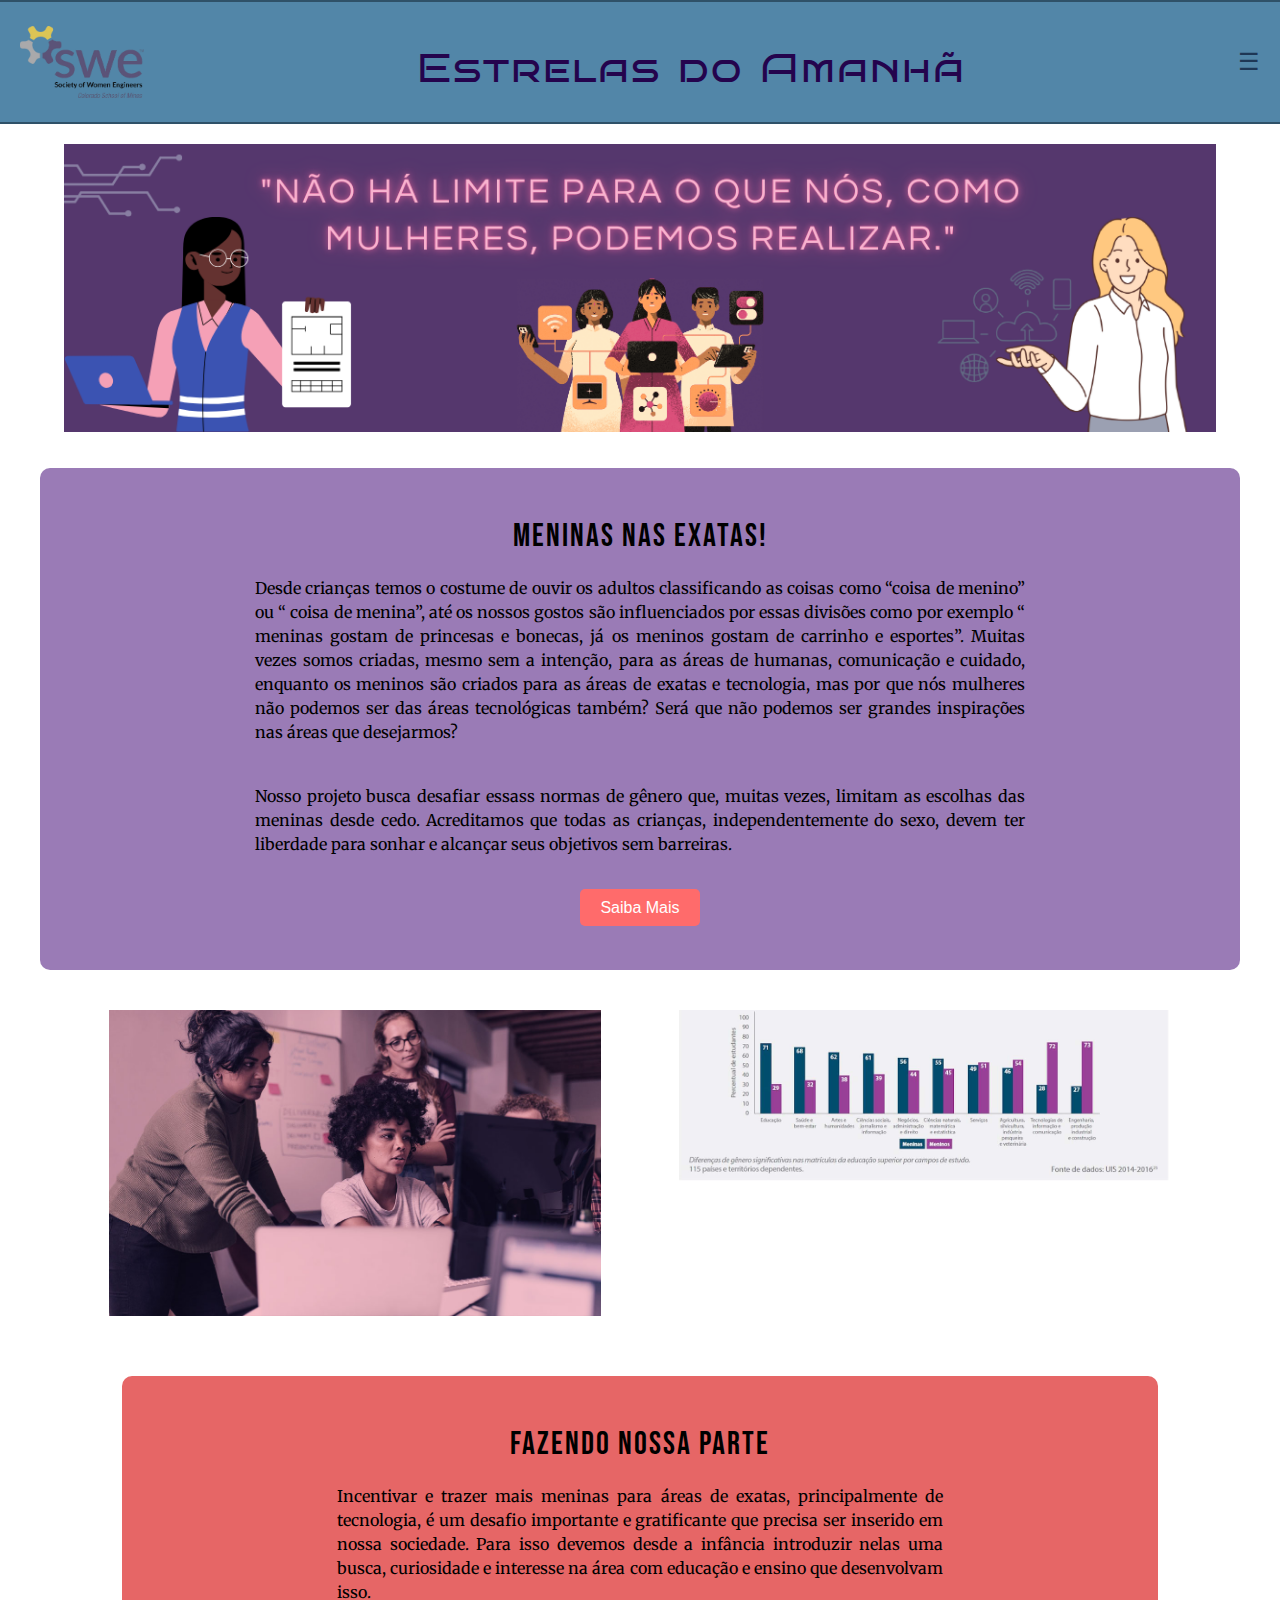
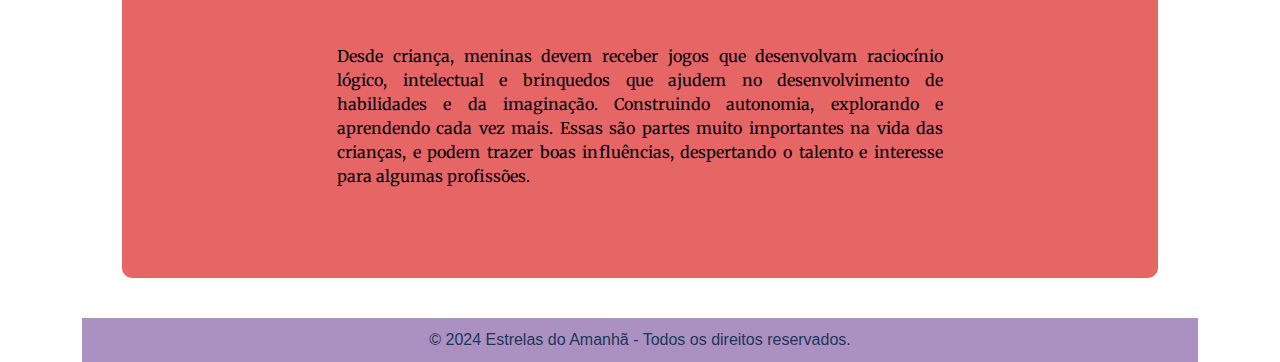
<file: estrelasdoamanha-main/estrelasdoamanha-main/index.html>
<!DOCTYPE html>
<html lang="pt-BR">
<head>
    <meta charset="UTF-8">
    <meta name="viewport" content="width=device-width, initial-scale=1.0">
    <title>Estrelas do Amanhã</title>
    <link rel="stylesheet" href="css/styles.css">
    <link rel="stylesheet" href="../cssboot/bootstrap.css">
    <link rel="preconnect" href="https://fonts.googleapis.com">
    <link rel="preconnect" href="https://fonts.gstatic.com" crossorigin>
    <link href="https://fonts.googleapis.com/css2?family=Bebas+Neue&family=Playfair+Display:ital,wght@0,400..900;1,400..900&display=swap" rel="stylesheet">
    <link rel="preconnect" href="https://fonts.googleapis.com">
    <link rel="preconnect" href="https://fonts.gstatic.com" crossorigin>
    <link href="https://fonts.googleapis.com/css2?family=Bebas+Neue&family=Merriweather:ital,wght@0,300;0,400;0,700;0,900;1,300;1,400;1,700;1,900&family=Playfair+Display:ital,wght@0,400..900;1,400..900&display=swap" rel="stylesheet">
    <link href="https://fonts.googleapis.com/css2?family=Bebas+Neue&family=Bruno+Ace+SC&family=Merriweather:ital,wght@0,300;0,400;0,700;0,900;1,300;1,400;1,700;1,900&family=Nabla&family=Playfair+Display:ital,wght@0,400..900;1,400..900&display=swap" rel="stylesheet">
    <link rel="icon" type="image/png" href="img/falling-star.png">
    
    <script src="executa.js"></script>
    
</head>
<body>
    <header>
       
        <img class="logoheader" src="img/swelogo.png" alt="Logo" class="logo">
            <h1 class="titulo">Estrelas do Amanhã</h1>        
            <nav>
            <ul class="menu">
                <li><a href="#Meninasexatas">Meninas nas Exatas</a></li>
                <li><a href="materias.html">Matérias</a></li>
                <li><a href="citações.html">Ana Paula Ferreira Arrais - Citação</a></li>
                <li><a href="recomendações.html">4 Recomendações</a></li>
                <li><a href="mulheres.html">Mulheres Inspiradoras</a></li>
                <li><a href="videos.html">Vídeos</a></li>
                <li><a href="sobre.html">Sobre Nós</a></li>
            </ul>
            <div class="menu-icon" onclick="toggleMenu()">&#9776;</div>
        </nav> 

    </header>

    <div class="containerbanner">
        <figure>
           <img class="banner" src="img/banner.png" alt="banner">
        </figure>
     </div>
     
    <main>
        <section id="Meninasexatas" class="intro">
            <h2>Meninas nas exatas!</h2>
            <p>Desde crianças temos o costume de ouvir os adultos classificando as coisas como “coisa de menino” ou 
                “ coisa de menina”, até os nossos gostos são influenciados por essas divisões como por exemplo 
                “ meninas gostam de princesas e bonecas, já os meninos gostam de carrinho e esportes”. 
                Muitas vezes somos criadas, mesmo sem a intenção, para as áreas de humanas, comunicação e cuidado, 
                enquanto os meninos são criados para as áreas de exatas e tecnologia, mas por que nós mulheres não 
                podemos ser das áreas tecnológicas também? Será que não podemos ser grandes inspirações nas áreas que 
                desejarmos?</p>
            <p>Nosso projeto busca desafiar essass normas de gênero que, muitas vezes, limitam as escolhas das meninas desde cedo. Acreditamos que todas as crianças, independentemente do sexo, devem ter liberdade para sonhar e alcançar seus objetivos sem barreiras.</p>
            <a href="sobre.html" target="_blank" class="btn-saiba-mais cta">Saiba Mais</a>
        </section>

        <div class="container text-center">
            <div class="row">
              <div class="col">
                <section>
                    <div class="imagemmeio">
                        <img class="imagemmeio" src="img/mulheres.jpg" alt="mulher">
                    </div>
                </section>
              </div>
              <div class="col">
                <section>
                    <div class="imagemmeio">
                        <img class="imagemmeio" src="img/grafico_index.png" alt="mulher">
                    </div>
                </section>
              </div>
            </div>


        



        <!-- nessa parte vai ser um grafico sobre a afirmação a cima -->



        <section class="intro3">
            <h2>Fazendo nossa parte</h2>
            <p>Incentivar e trazer mais meninas para áreas de exatas, principalmente de tecnologia, é um desafio importante e gratificante que 
                precisa ser inserido em nossa sociedade. Para isso devemos desde a infância introduzir nelas uma busca,
                 curiosidade e interesse na área com educação e ensino que desenvolvam isso.</p>
                <p>Desde criança, meninas devem receber jogos que desenvolvam raciocínio lógico, intelectual e 
                    brinquedos que  ajudem no desenvolvimento de habilidades e da imaginação. Construindo 
                    autonomia, explorando e aprendendo cada vez mais. Essas são partes muito importantes na vida 
                    das crianças, e podem trazer boas influências, despertando o talento e interesse para algumas 
                    profissões.</p>
            </section>


        


    

            <footer>
                <p>&copy; 2024 Estrelas do Amanhã - Todos os direitos reservados.</p>
            </footer>

    </main>
</body>
</html>

<script src="../jsboot/bootstrap.bundle.js" ></script>
</file>
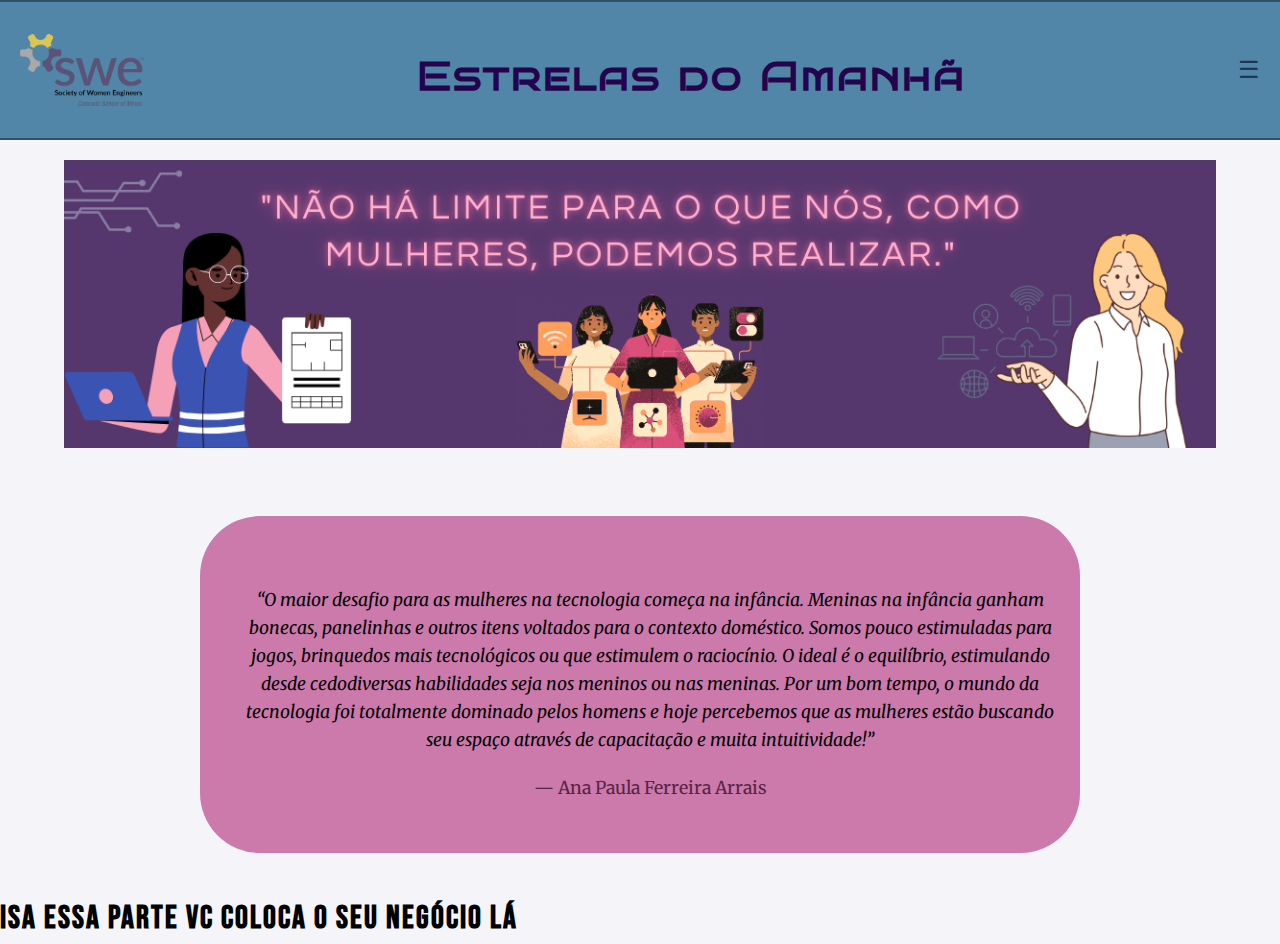
<file: estrelasdoamanha-main/estrelasdoamanha-main/citações.html>
<!DOCTYPE html>
<html lang="pt-BR">
<head>
    <meta charset="UTF-8">
    <meta name="viewport" content="width=device-width, initial-scale=1.0">
    <title>Estrelas do Amanhã</title>
    <link rel="stylesheet" href="css/styles.css">
    <link rel="preconnect" href="https://fonts.googleapis.com">
    <link rel="preconnect" href="https://fonts.gstatic.com" crossorigin>
    <link href="https://fonts.googleapis.com/css2?family=Bebas+Neue&family=Playfair+Display:ital,wght@0,400..900;1,400..900&display=swap" rel="stylesheet">
    <link rel="preconnect" href="https://fonts.googleapis.com">
    <link rel="preconnect" href="https://fonts.gstatic.com" crossorigin>
    <link href="https://fonts.googleapis.com/css2?family=Bebas+Neue&family=Merriweather:ital,wght@0,300;0,400;0,700;0,900;1,300;1,400;1,700;1,900&family=Playfair+Display:ital,wght@0,400..900;1,400..900&display=swap" rel="stylesheet">
    <link href="https://fonts.googleapis.com/css2?family=Bebas+Neue&family=Bruno+Ace+SC&family=Merriweather:ital,wght@0,300;0,400;0,700;0,900;1,300;1,400;1,700;1,900&family=Nabla&family=Playfair+Display:ital,wght@0,400..900;1,400..900&display=swap" rel="stylesheet">
    <link rel="icon" type="image/png" href="img/falling-star.png">
    <script src="executa.js"></script>
</head>
<body>
    <main>

   
    <header>
       
        <img class="logoheader" src="img/swelogo.png" alt="Logo" class="logo">
            <h1 class="titulo">Estrelas do Amanhã</h1>        
            <nav>
            <ul class="menu">
                <li><a href="index.html">Meninas nas Exatas</a></li>
                <li><a href="materias.html">Matérias</a></li>
                <li><a href="citações.html">Ana Paula Ferreira Arrais - Citação</a></li>
                <li><a href="recomendações.html">4 Recomendações</a></li>
                <li><a href="mulheres.html">Mulheres Inspiradoras</a></li>
                <li><a href="videos.html">Vídeos</a></li>
                <li><a href="sobre.html">Sobre Nós</a></li>
            </ul>
            <div class="menu-icon" onclick="toggleMenu()">&#9776;</div>
        </nav> 

    </header>

    <div class="containerbanner">
        <figure>
           <img class="banner" src="img/banner.png" alt="banner">
        </figure>
     </div>

     <section id="anapaula" class="citacao">
        <p class="p1">“O maior desafio para as mulheres na tecnologia começa na infância. Meninas na infância ganham bonecas,
            panelinhas e outros itens voltados para o contexto doméstico. Somos pouco estimuladas para jogos,
            brinquedos mais tecnológicos ou que estimulem o raciocínio. O ideal é o equilíbrio, estimulando desde 
            cedodiversas habilidades seja nos meninos ou nas meninas. Por um bom tempo, o mundo da tecnologia foi
            totalmente dominado pelos homens e hoje percebemos que as mulheres estão buscando seu espaço através
            de capacitação e muita intuitividade!”                
        </p>
        <p class="p2">— Ana Paula Ferreira Arrais</p>
    </section>


    <h1> ISA ESSA PARTE VC COLOCA O SEU NEGÓCIO LÁ</h1>


    </main>
</body>
</html>
</file>
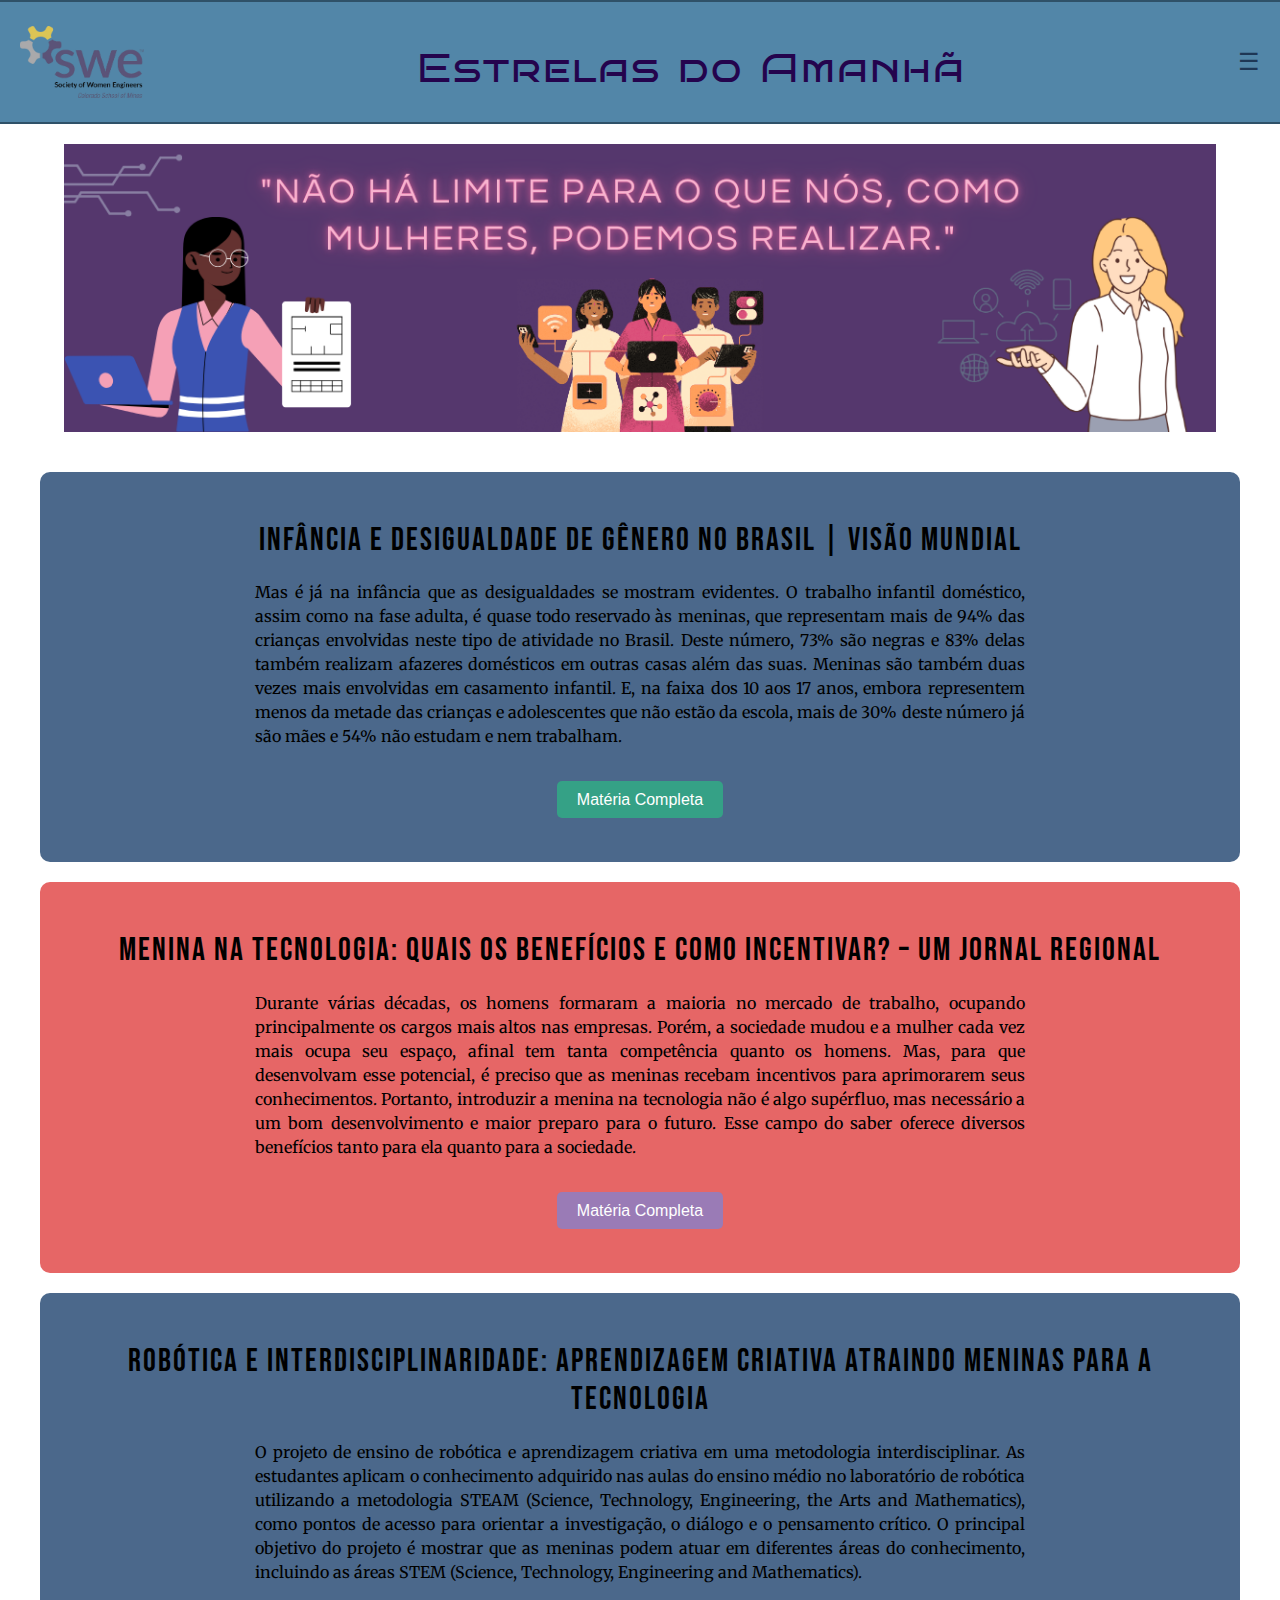
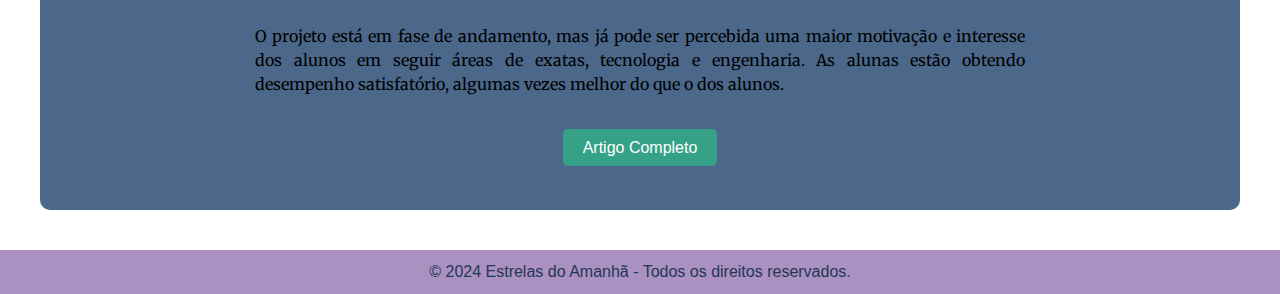
<file: estrelasdoamanha-main/estrelasdoamanha-main/materias.html>
<!DOCTYPE html>
<html lang="pt-BR">
<head>
    <meta charset="UTF-8">
    <meta name="viewport" content="width=device-width, initial-scale=1.0">
    <title>Estrelas do Amanhã</title>
    <link rel="stylesheet" href="css/styles.css">
    <link rel="stylesheet" href="../cssboot/bootstrap.css">
    <link rel="preconnect" href="https://fonts.googleapis.com">
    <link rel="preconnect" href="https://fonts.gstatic.com" crossorigin>
    <link href="https://fonts.googleapis.com/css2?family=Bebas+Neue&family=Playfair+Display:ital,wght@0,400..900;1,400..900&display=swap" rel="stylesheet">
    <link rel="preconnect" href="https://fonts.googleapis.com">
    <link rel="preconnect" href="https://fonts.gstatic.com" crossorigin>
    <link href="https://fonts.googleapis.com/css2?family=Bebas+Neue&family=Merriweather:ital,wght@0,300;0,400;0,700;0,900;1,300;1,400;1,700;1,900&family=Playfair+Display:ital,wght@0,400..900;1,400..900&display=swap" rel="stylesheet">
    <link href="https://fonts.googleapis.com/css2?family=Bebas+Neue&family=Bruno+Ace+SC&family=Merriweather:ital,wght@0,300;0,400;0,700;0,900;1,300;1,400;1,700;1,900&family=Nabla&family=Playfair+Display:ital,wght@0,400..900;1,400..900&display=swap" rel="stylesheet">
    <link rel="icon" type="image/png" href="img/falling-star.png">
    <script src="executa.js"></script>
</head>
<body>
    

    <header>
       
        <img class="logoheader" src="img/swelogo.png" alt="Logo" class="logo">
            <h1 class="titulo">Estrelas do Amanhã</h1>        
            <nav>
            <ul class="menu">
                <li><a href="index.html">Meninas nas Exatas</a></li>
                <li><a href="materias.html">Matérias</a></li>
                <li><a href="citações.html">Ana Paula Ferreira Arrais - Citação</a></li>
                <li><a href="recomendações.html">4 Recomendações</a></li>
                <li><a href="mulheres.html">Mulheres Inspiradoras</a></li>
                <li><a href="videos.html">Vídeos</a></li>
                <li><a href="sobre.html">Sobre Nós</a></li>
            </ul>
            <div class="menu-icon" onclick="toggleMenu()">&#9776;</div>
        </nav> 

    </header>

    <main>

        <div class="containerbanner">
            <figure>
            <img class="banner" src="img/banner.png" alt="banner">
            </figure>
        </div>

        <section id="desigualdade" class="intro2">
            <h2>Infância e Desigualdade de Gênero no Brasil | Visão Mundial</h2>
            <p> Mas é já na infância que as desigualdades se mostram evidentes. O trabalho infantil doméstico, 
                assim como na fase adulta, é quase todo reservado às meninas, que representam mais de 94% das 
                crianças envolvidas neste tipo de atividade no Brasil. Deste número, 73% são negras e 83% delas 
                também realizam afazeres domésticos em outras casas além das suas. Meninas são também duas vezes 
                mais envolvidas em casamento infantil. E, na faixa dos 10 aos 17 anos, embora representem menos da 
                metade das crianças e adolescentes que não estão da escola, mais de 30% deste número já são mães e 
                54% não estudam e nem trabalham.
                </p>
            <a href="https://visaomundial.org.br/noticias/artigo-infancia-e-desigualdade-de-genero-no-brasil" target="_blank" class="btn-saiba-mais cta">Matéria Completa</a>
        </section>


        <section id="meninatec" class="intro3">
            <h2>Menina na tecnologia: quais os benefícios e como incentivar? – Um Jornal Regional</h2>
            <p> Durante várias décadas, os homens formaram a maioria no mercado de trabalho, ocupando principalmente 
                os cargos mais altos nas empresas.
                Porém, a sociedade mudou e a mulher cada vez mais ocupa seu espaço, afinal tem tanta competência 
                quanto os homens. Mas, para que desenvolvam esse potencial, é preciso que as meninas recebam incentivos para aprimorarem seus conhecimentos.
                Portanto, introduzir a menina na tecnologia não é algo supérfluo, mas necessário a um bom 
                desenvolvimento e maior preparo para o futuro. Esse campo do saber oferece diversos 
                benefícios tanto para ela quanto para a sociedade.
                
                </p>
            <a href="https://umjornalregional.com.br/educacao/menina-na-tecnologia-quais-os-beneficios-e-como-incentivar/2021/09/16/" target="_blank" class="btn-saiba-mais cta">Matéria Completa</a>
        </section>

        <section class="intro2">
            <h2>Robótica e Interdisciplinaridade: Aprendizagem Criativa Atraindo Meninas para a Tecnologia</h2>
            <p>O projeto de ensino de robótica e aprendizagem criativa em uma metodologia interdisciplinar. As 
                estudantes aplicam o conhecimento adquirido nas aulas do ensino médio no laboratório de robótica 
                utilizando a metodologia STEAM (Science, Technology, Engineering, the Arts and Mathematics), como 
                pontos de acesso para orientar a investigação, o diálogo e o pensamento crítico. O principal objetivo 
                do projeto é mostrar que as meninas podem atuar em diferentes áreas do conhecimento, incluindo as 
                áreas STEM (Science, Technology, Engineering and Mathematics).</p>
                <p>O projeto está em fase de andamento, mas já pode ser percebida uma maior motivação e interesse dos 
                    alunos em seguir áreas de exatas, tecnologia e engenharia. As alunas estão obtendo desempenho
                    satisfatório, algumas vezes melhor do que o dos alunos.</p>
            <a href="https://sol.sbc.org.br/index.php/wit/article/view/11282" target="_blank" class="btn-saiba-mais cta">Artigo Completo</a>
        </section>

    </main>
    <footer>
      <p>&copy; 2024 Estrelas do Amanhã - Todos os direitos reservados.</p>
  </footer>
</body>



    <script src="../jsboot/bootstrap.bundle.js" ></script>
</file>
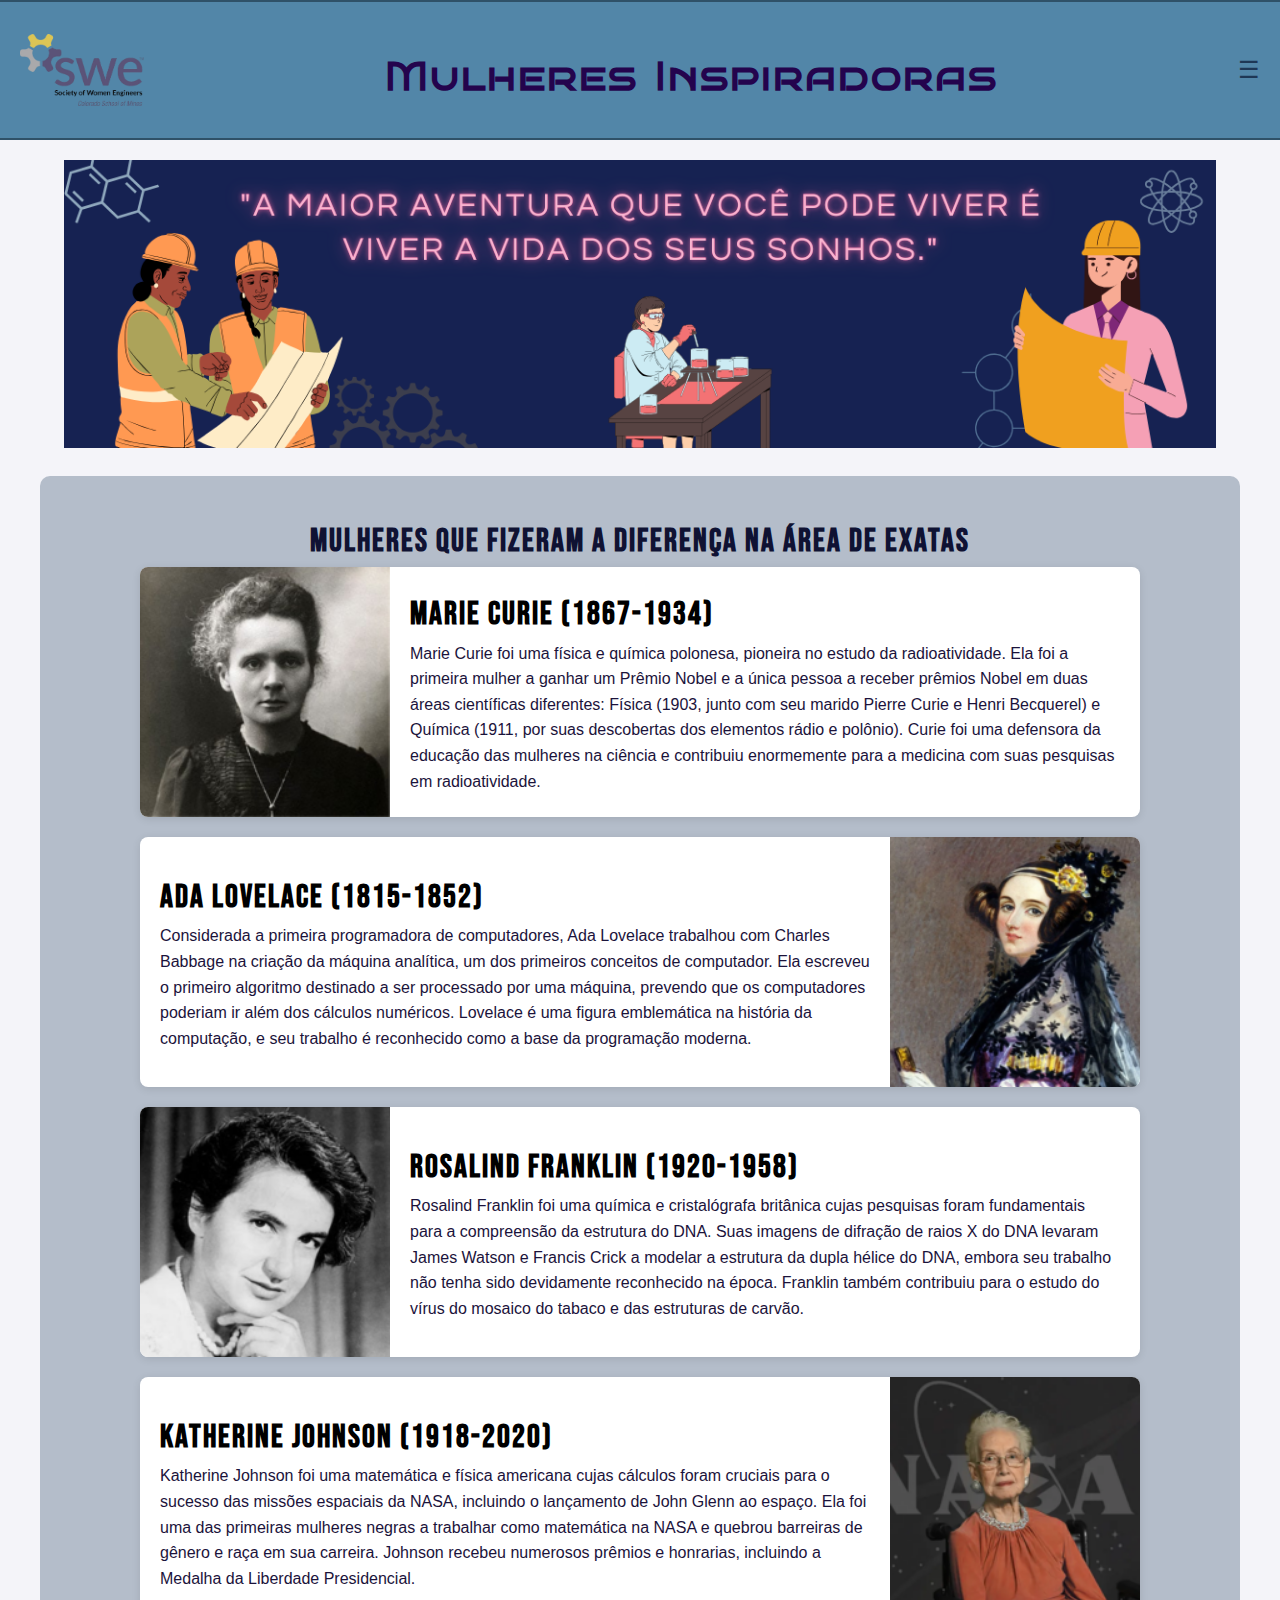
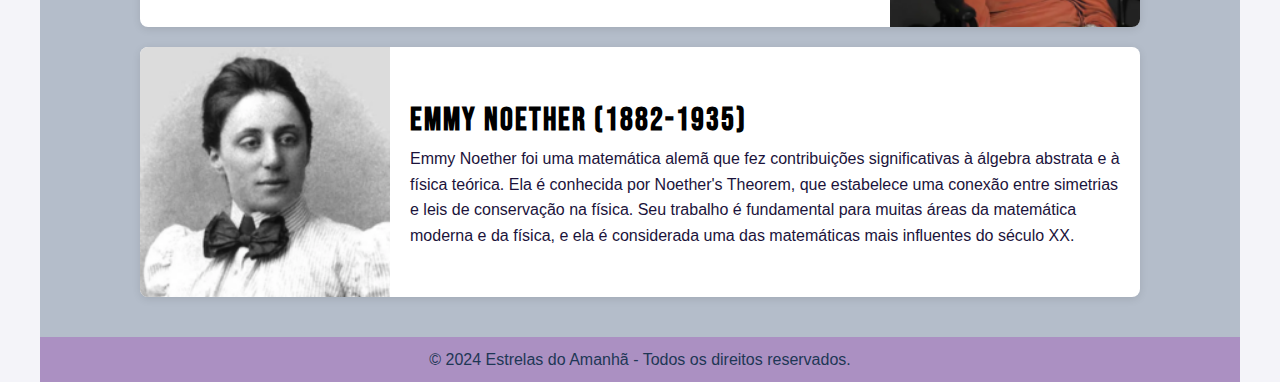
<file: estrelasdoamanha-main/estrelasdoamanha-main/mulheres.html>
<!DOCTYPE html>
<html lang="pt-BR">
<head>
    <meta charset="UTF-8">
    <meta name="viewport" content="width=device-width, initial-scale=1.0">
    <title>Estrelas do Amanhã</title>
    <link rel="stylesheet" href="css/styles.css">
    <link rel="preconnect" href="https://fonts.googleapis.com">
    <link rel="preconnect" href="https://fonts.gstatic.com" crossorigin>
    <link href="https://fonts.googleapis.com/css2?family=Bebas+Neue&family=Playfair+Display:ital,wght@0,400..900;1,400..900&display=swap" rel="stylesheet">
    <link rel="preconnect" href="https://fonts.googleapis.com">
    <link rel="preconnect" href="https://fonts.gstatic.com" crossorigin>
    <link href="https://fonts.googleapis.com/css2?family=Bebas+Neue&family=Merriweather:ital,wght@0,300;0,400;0,700;0,900;1,300;1,400;1,700;1,900&family=Playfair+Display:ital,wght@0,400..900;1,400..900&display=swap" rel="stylesheet">
    <link href="https://fonts.googleapis.com/css2?family=Bebas+Neue&family=Bruno+Ace+SC&family=Merriweather:ital,wght@0,300;0,400;0,700;0,900;1,300;1,400;1,700;1,900&family=Nabla&family=Playfair+Display:ital,wght@0,400..900;1,400..900&display=swap" rel="stylesheet">
    <link rel="icon" type="image/png" href="img/falling-star.png">
    <script src="executa.js"></script>
</head>
<body>
    <header>
       
        <img class="logoheader" src="img/swelogo.png" alt="Logo" class="logo">
            <h1 class="titulo">Mulheres Inspiradoras</h1>        
            <nav>
            <ul class="menu">
                <li><a href="index.html">Home</a></li>
                <li><a href="videos.html">Vídeos</a></li>
                <li><a href="sobre.html">Sobre Nós</a></li>
            </ul>
            <div class="menu-icon" onclick="toggleMenu()">&#9776;</div>
        </nav> 

    </header>

    <div class="containerbanner">
        <figure>
           <img class="banner" src="img/A maior aventura que você pode viver é viver a vida dos seus sonhos..png" alt="banner">
        </figure>
     </div>

     <section id="cards" class="contentgeral">
        <section class="content1">
        <h2>Mulheres que fizeram a diferença na área de Exatas</h2>
    </section>

    <main class="mulheres">
        <div class="card-containermulheres">

            <div class="cardmulheres">
                <img src="img/marie.png" alt="Imagem 1" class="card-img">
                <div class="card-content">
                    <h2>Marie Curie (1867-1934)</h2>
                    <p>Marie Curie foi uma física e química polonesa, pioneira no estudo da radioatividade. 
                        Ela foi a primeira mulher a ganhar um Prêmio Nobel e a única pessoa a receber prêmios Nobel 
                        em duas áreas científicas diferentes: Física (1903, junto com seu marido Pierre Curie e Henri 
                        Becquerel) e Química (1911, por suas descobertas dos elementos rádio e polônio). Curie foi uma 
                        defensora da educação das mulheres na ciência e contribuiu enormemente para a medicina com suas
                         pesquisas em radioatividade.</p>
                </div>
            </div>
 
            <div class="cardmulheres">
                <div class="card-content">
                    <h2>Ada Lovelace (1815-1852)</h2>
                    <p>Considerada a primeira programadora de computadores, Ada Lovelace trabalhou com Charles Babbage
                         na criação da máquina analítica, um dos primeiros conceitos de computador. Ela escreveu o 
                         primeiro algoritmo destinado a ser processado por uma máquina, prevendo que os computadores 
                         poderiam ir além dos cálculos numéricos. Lovelace é uma figura emblemática na história da 
                         computação, e seu trabalho é reconhecido como a base da programação moderna.

                    </p>
                </div>
                <img src="img/ada.png" alt="Imagem 3" class="card-img">
            </div>

            <div class="cardmulheres">
                <img src="img/rosalind.png" alt="Imagem 3" class="card-img">
                <div class="card-content">
                    <h2>Rosalind Franklin (1920-1958)</h2>
                    <p>Rosalind Franklin foi uma química e cristalógrafa britânica cujas pesquisas foram fundamentais 
                        para a compreensão da estrutura do DNA. Suas imagens de difração de raios X do DNA levaram 
                        James Watson e Francis Crick a modelar a estrutura da dupla hélice do DNA, embora seu trabalho 
                        não tenha sido devidamente reconhecido na época. Franklin também contribuiu para o estudo 
                        do vírus do mosaico do tabaco e das estruturas de carvão.</p>
                </div>
            </div>

            <div class="cardmulheres">
                <div class="card-content">
                    <h2>Katherine Johnson (1918-2020)</h2>
                    <p>Katherine Johnson foi uma matemática e física americana cujas cálculos foram 
                        cruciais para o sucesso das missões espaciais da NASA, incluindo o lançamento de John 
                        Glenn ao espaço. Ela foi uma das primeiras mulheres negras a trabalhar como matemática na 
                        NASA e quebrou barreiras de gênero e raça em sua carreira. Johnson recebeu numerosos prêmios 
                        e honrarias, incluindo a Medalha da Liberdade Presidencial.</p>
                </div> 
                <img src="img/katherine.png" alt="Imagem 3" class="card-img">
            </div>

            <div class="cardmulheres">
                <img src="img/emmy.png" alt="Imagem 3" class="card-img">
                <div class="card-content">
                    <h2>Emmy Noether (1882-1935)</h2>
                    <p>Emmy Noether foi uma matemática alemã que fez contribuições significativas à álgebra 
                        abstrata e à física teórica. Ela é conhecida por Noether's Theorem, que estabelece uma 
                        conexão entre simetrias e leis de conservação na física. Seu trabalho é fundamental para 
                        muitas áreas da matemática moderna e da física, e ela é considerada uma das matemáticas mais 
                        influentes do século XX.</p>
                </div> 
                
            </div>

            
        </div>
    </main>

    <footer>
        <p>&copy; 2024 Estrelas do Amanhã - Todos os direitos reservados.</p>
    </footer>
</body>
</html>
</file>
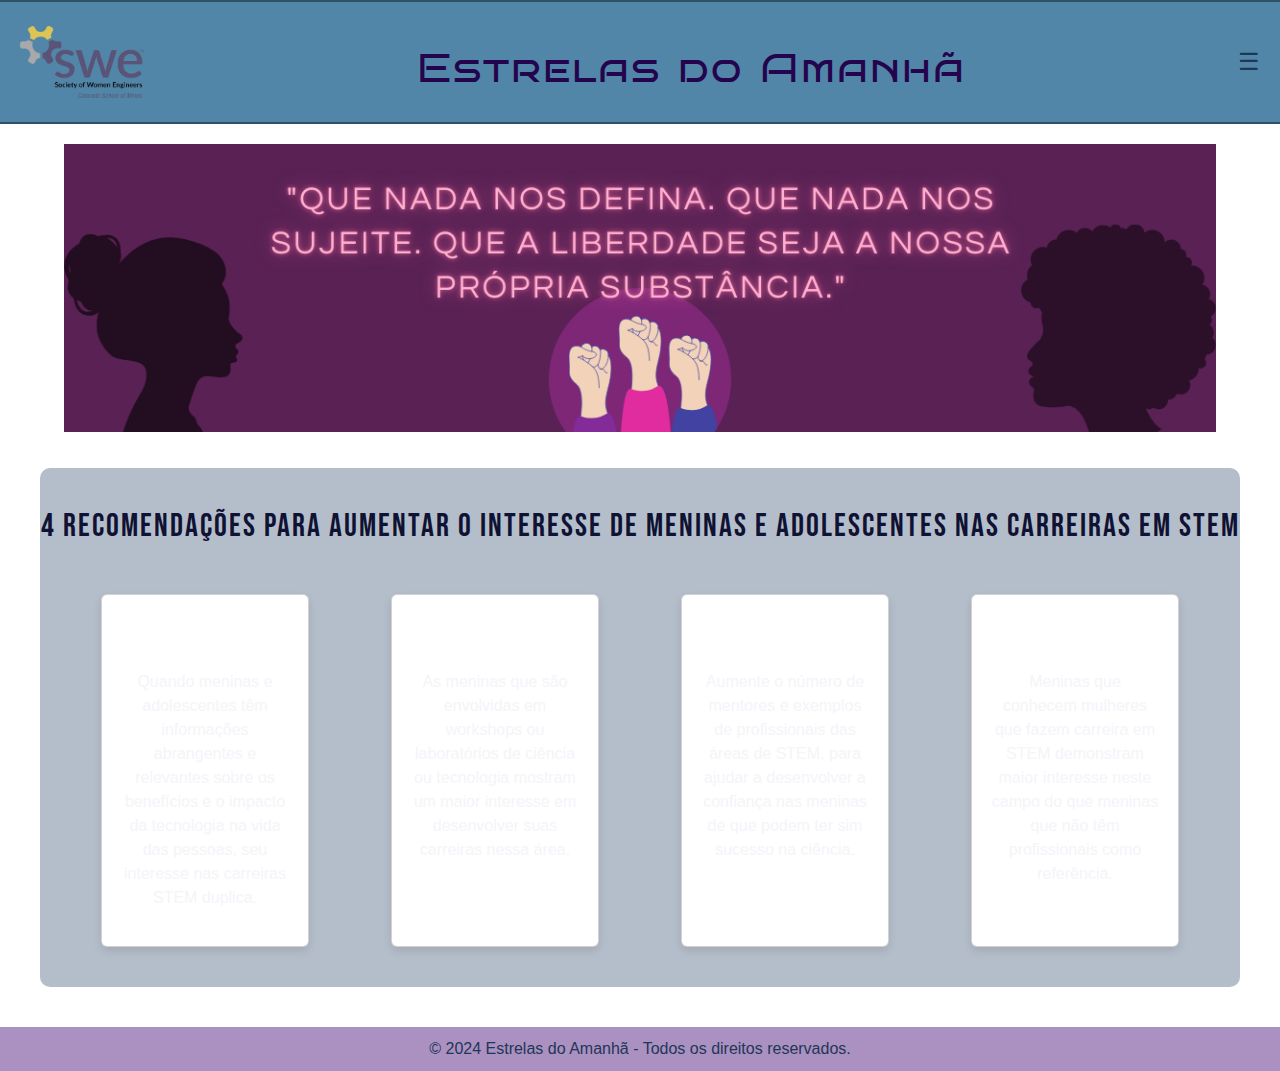
<file: estrelasdoamanha-main/estrelasdoamanha-main/recomendações.html>
<!DOCTYPE html>
<html lang="pt-BR">
<head>
    <meta charset="UTF-8">
    <meta name="viewport" content="width=device-width, initial-scale=1.0">
    <title>Estrelas do Amanhã</title>
    <link rel="stylesheet" href="css/styles.css">
    <link rel="stylesheet" href="../cssboot/bootstrap.css">
    <link rel="preconnect" href="https://fonts.googleapis.com">
    <link rel="preconnect" href="https://fonts.gstatic.com" crossorigin>
    <link href="https://fonts.googleapis.com/css2?family=Bebas+Neue&family=Playfair+Display:ital,wght@0,400..900;1,400..900&display=swap" rel="stylesheet">
    <link rel="preconnect" href="https://fonts.googleapis.com">
    <link rel="preconnect" href="https://fonts.gstatic.com" crossorigin>
    <link href="https://fonts.googleapis.com/css2?family=Bebas+Neue&family=Merriweather:ital,wght@0,300;0,400;0,700;0,900;1,300;1,400;1,700;1,900&family=Playfair+Display:ital,wght@0,400..900;1,400..900&display=swap" rel="stylesheet">
    <link href="https://fonts.googleapis.com/css2?family=Bebas+Neue&family=Bruno+Ace+SC&family=Merriweather:ital,wght@0,300;0,400;0,700;0,900;1,300;1,400;1,700;1,900&family=Nabla&family=Playfair+Display:ital,wght@0,400..900;1,400..900&display=swap" rel="stylesheet">
    <link rel="icon" type="image/png" href="img/falling-star.png">
    <script src="executa.js"></script>
</head>
<body>
    <header>
       
        <img class="logoheader" src="img/swelogo.png" alt="Logo" class="logo">
            <h1 class="titulo">Estrelas do Amanhã</h1>        
            <nav>
            <ul class="menu">
                <li><a href="index.html">Meninas nas Exatas</a></li>
                <li><a href="materias.html">Matérias</a></li>
                <li><a href="citações.html">Ana Paula Ferreira Arrais - Citação</a></li>
                <li><a href="recomendações.html">4 Recomendações</a></li>
                <li><a href="mulheres.html">Mulheres Inspiradoras</a></li>
                <li><a href="videos.html">Vídeos</a></li>
                <li><a href="sobre.html">Sobre Nós</a></li>
            </ul>
            <div class="menu-icon" onclick="toggleMenu()">&#9776;</div>
        </nav> 

    </header>

    <div class="containerbanner">
        <figure>
           <img class="banner" src="img/banner2.png" alt="banner">
        </figure>
     </div>

     <section id="cards" class="contentgeral">
        <section class="content1">
        <h2>4 recomendações para aumentar o interesse de meninas e adolescentes nas carreiras em STEM</h2>
        </section> 

        <section class="content">
            
            <div class="card">
                <h3>Gere interesse</h3>
                <p>Quando meninas e adolescentes têm informações abrangentes e relevantes  sobre os benefícios e o impacto da tecnologia na vida das pessoas, seu interesse nas carreiras STEM duplica.
                </p>
            </div>
            <div class="card">
                <h3>Experiências</h3>
                <p>As meninas que são envolvidas em workshops ou laboratórios de ciência ou tecnologia mostram um maior interesse em desenvolver suas carreiras nessa área.</p>
            </div>
            <div class="card">
                <h3>Apoie-as</h3>
                <p>Aumente o número de mentores e exemplos de profissionais das áreas de  STEM, para ajudar a desenvolver a confiança nas meninas de que podem ter sim sucesso na ciência.</p>
            </div>
            <div class="card">
                <h3>Visibilidade </h3>
                <p>Meninas que conhecem mulheres que fazem carreira em STEM demonstram maior interesse neste campo do que meninas que não têm profissionais como referência.</p>
            </div>

        </section>
    </section>

    <!-- <div class="container text-center">
         <h3> Você Sabia? </h3>
        <h5> Momentos marcantes da nossa história só foram possiveis por conta das mulheres...</h5>
        <div class="row"> 
          <div class="col">
            <div class="card" style="width: 18rem;">
                <img src="..." class="card-img-top" alt="...">
                <div class="card-body">
                  <h5 class="card-title">CURIOSIDADE 01</h5>
                  <p class="card-text">Bla bla bla</p>
                  <a href="#" class="btn btn-primary">veja mais</a>
                </div>
              </div>
          </div>
          <div class="col">
            <div class="card" style="width: 18rem;">
                <img src="..." class="card-img-top" alt="...">
                <div class="card-body">
                  <h5 class="card-title">CURIOSIDADE 02</h5>
                  <p class="card-text">Bla bla bla</p>
                  <a href="#" class="btn btn-primary">veja mais</a>
                </div>
              </div>
          </div>
        </div>
        <div class="row">
          <div class="col">
            <div class="card" style="width: 18rem;">
                <img src="..." class="card-img-top" alt="...">
                <div class="card-body">
                  <h5 class="card-title">CURIOSIDADE 03</h5>
                  <p class="card-text">Bla bla bla</p>
                  <a href="#" class="btn btn-primary">veja mais</a>
                </div>
              </div>
          </div>
          <div class="col">
            <div class="card" style="width: 18rem;">
                <img src="..." class="card-img-top" alt="...">
                <div class="card-body">
                  <h5 class="card-title">CURIOSIDADE 04</h5>
                  <p class="card-text">Bla bla bla</p>
                  <a href="#" class="btn btn-primary">veja mais</a>
                </div>
              </div>
          </div>
          <div class="col">
            <div class="card" style="width: 18rem;">
                <img src="..." class="card-img-top" alt="...">
                <div class="card-body">
                  <h5 class="card-title">CURIOSIDADE 05</h5>
                  <p class="card-text">Bla bla bla</p>
                  <a href="#" class="btn btn-primary">veja mais</a>
                </div>
              </div>
          </div>
        </div>
      </div> -->



      <footer>
        <p>&copy; 2024 Estrelas do Amanhã - Todos os direitos reservados.</p>
    </footer>
</body>
</html>

<script src="../jsboot/bootstrap.bundle.js" ></script>
</file>
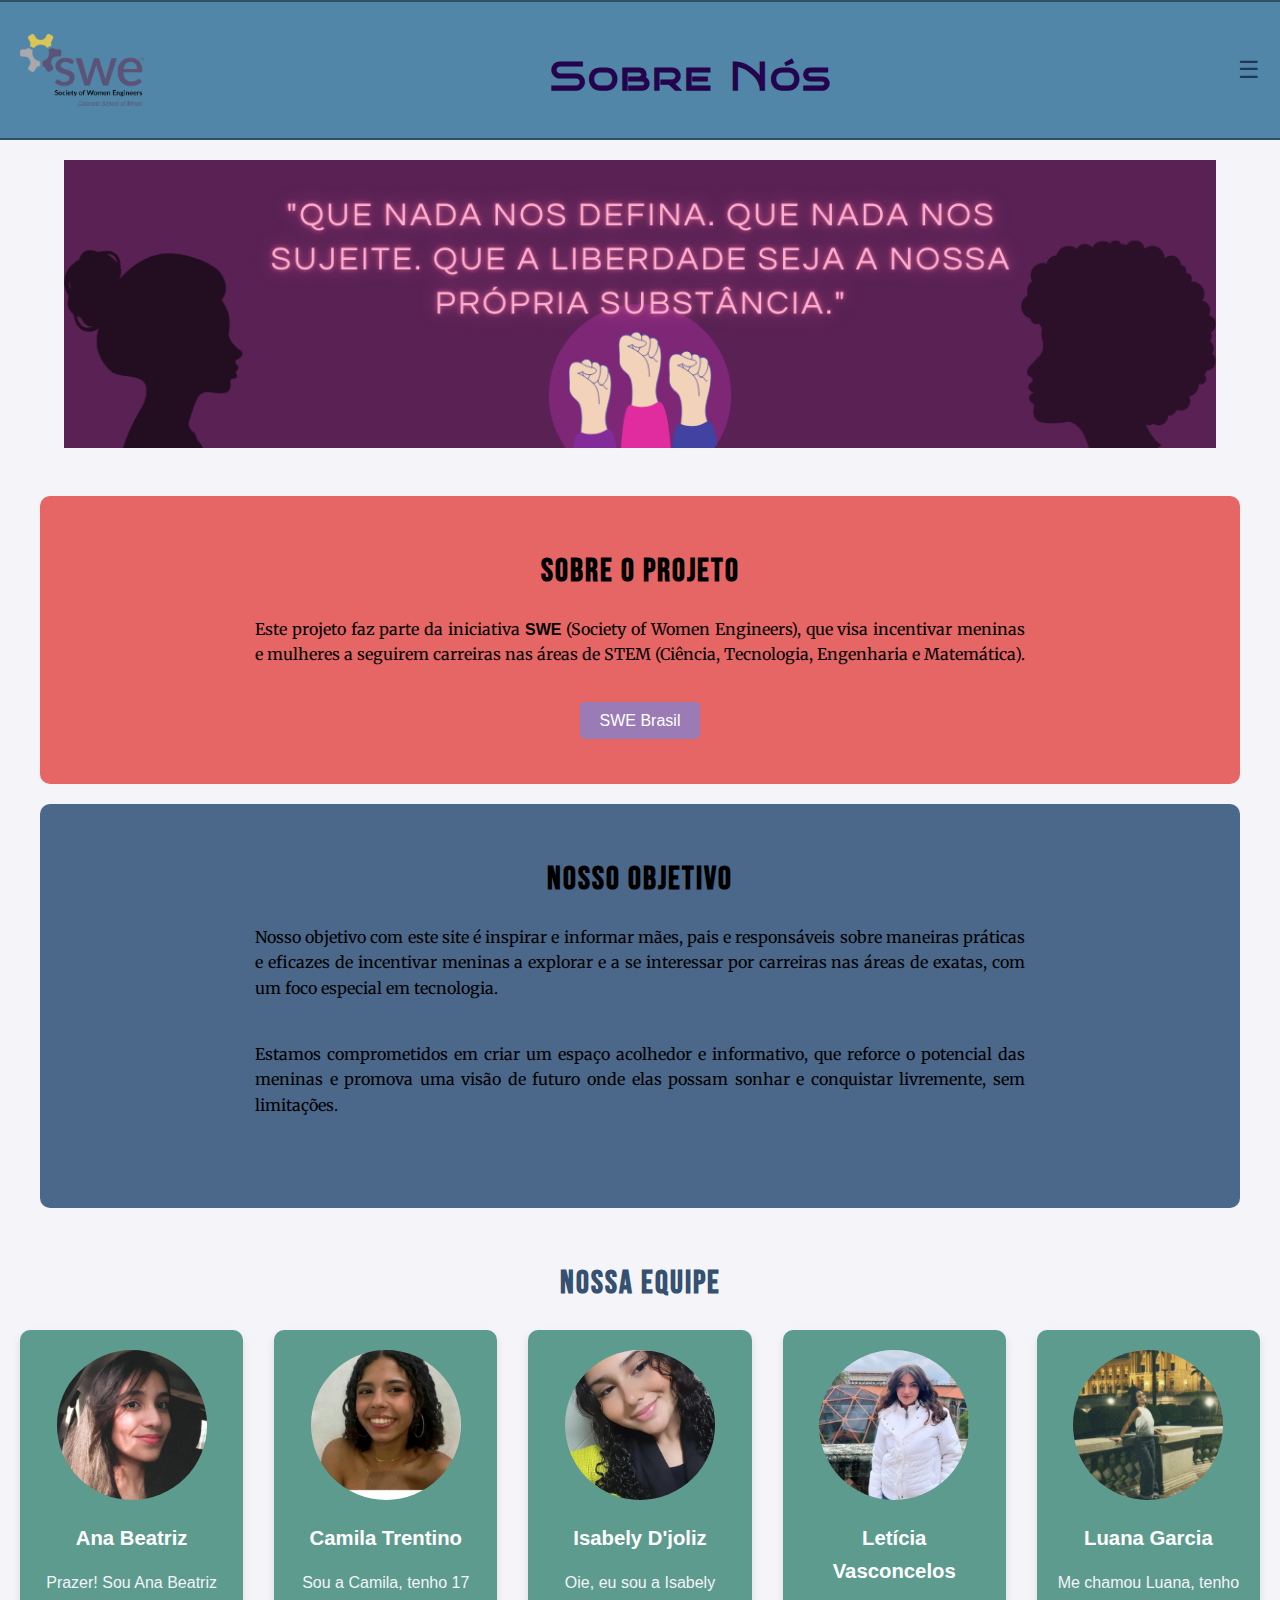
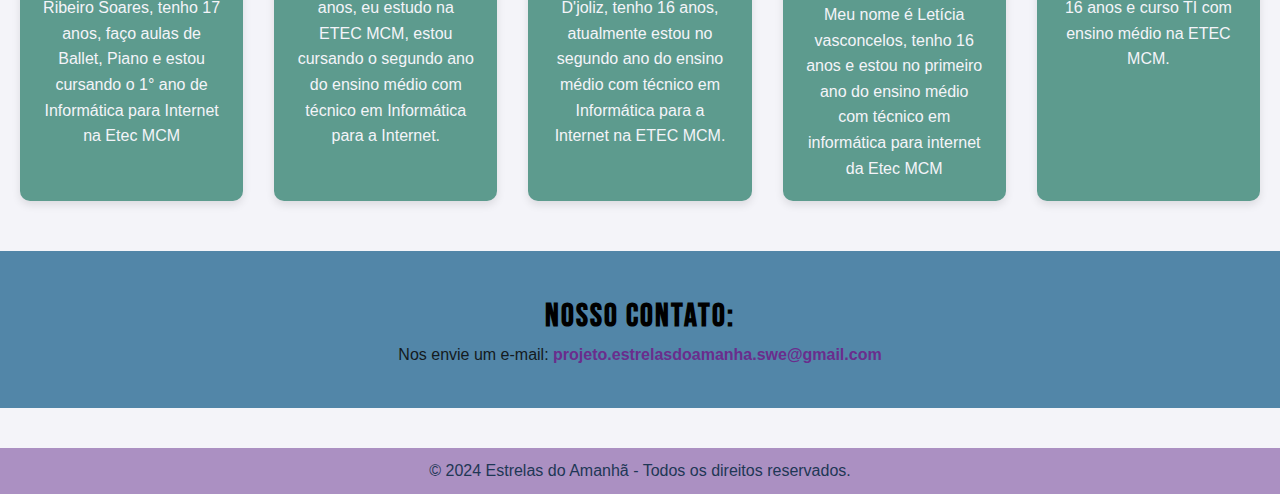
<file: estrelasdoamanha-main/estrelasdoamanha-main/sobre.html>
<!DOCTYPE html>
<html lang="pt-BR">
<head>
    <meta charset="UTF-8">
    <meta name="viewport" content="width=device-width, initial-scale=1.0">
    <title>Estrelas do Amanhã</title>
    <link rel="stylesheet" href="css/styles.css">
    <link rel="preconnect" href="https://fonts.googleapis.com">
    <link rel="preconnect" href="https://fonts.gstatic.com" crossorigin>
    <link href="https://fonts.googleapis.com/css2?family=Bebas+Neue&family=Playfair+Display:ital,wght@0,400..900;1,400..900&display=swap" rel="stylesheet">
    <link rel="preconnect" href="https://fonts.googleapis.com">
    <link rel="preconnect" href="https://fonts.gstatic.com" crossorigin>
    <link href="https://fonts.googleapis.com/css2?family=Bebas+Neue&family=Merriweather:ital,wght@0,300;0,400;0,700;0,900;1,300;1,400;1,700;1,900&family=Playfair+Display:ital,wght@0,400..900;1,400..900&display=swap" rel="stylesheet">
    <link href="https://fonts.googleapis.com/css2?family=Bebas+Neue&family=Bruno+Ace+SC&family=Merriweather:ital,wght@0,300;0,400;0,700;0,900;1,300;1,400;1,700;1,900&family=Nabla&family=Playfair+Display:ital,wght@0,400..900;1,400..900&display=swap" rel="stylesheet">
    <link rel="icon" type="image/png" href="img/falling-star.png">
    <script src="executa.js"></script>
</head>
<body>
    <header>
       
        <img class="logoheader" src="img/swelogo.png" alt="Logo" class="logo">
            <h1 class="titulo">Sobre Nós</h1>        
            <nav>
            <ul class="menu">
                <li><a href="index.html">Home</a></li>
                <li><a href="videos.html">Vídeos</a></li>
                <li><a href="mulheres.html">Mulheres Inspiradoras</a></li>
            </ul>
            <div class="menu-icon" onclick="toggleMenu()">&#9776;</div>
        </nav> 
    </header>

    <div class="containerbanner">
        <figure>
           <img class="banner" src="img/banner2.png" alt="banner">
        </figure>
     </div>

    <main>

        <section class="intro3">
            <h2>Sobre o Projeto</h2>
            <p>Este projeto faz parte da iniciativa <strong>SWE</strong> (Society of Women Engineers), que visa 
                incentivar meninas e mulheres a seguirem carreiras nas áreas de STEM (Ciência, Tecnologia, Engenharia 
                e Matemática).</p>
           <a href="https://swe.org/brasil/" target="_blank" class="btn-saiba-mais cta">SWE Brasil</a>
        </section>

        <section class="intro2">
            <h2>Nosso Objetivo</h2>
            <p>Nosso objetivo com este site é inspirar e informar mães, pais e responsáveis sobre maneiras práticas 
                e eficazes de incentivar meninas a explorar e a se interessar por carreiras nas áreas de exatas, com 
                um foco especial em tecnologia.</p>
            <p>Estamos comprometidos em criar um espaço acolhedor e informativo, que reforce o potencial das meninas 
                e promova uma visão de futuro onde elas possam sonhar e conquistar livremente, sem limitações. </p>
        </section>



        <section class="equipe">
            <h2>Nossa Equipe</h2>
            <div class="cards-equipe">
                <div class="card">
                    <img src="img/ana.png" alt="Integrante 1">
                    <h3>Ana Beatriz</h3>
                    <p>Prazer! Sou Ana Beatriz Ribeiro Soares,  tenho 17 anos, faço aulas de Ballet, Piano e estou cursando o 1° ano de Informática para Internet na Etec MCM</p>
                </div>
                <div class="card">
                    <img src="img/camis.png" alt="Integrante 2">
                    <h3>Camila Trentino</h3>
                    <p>Sou a Camila, tenho 17 anos, eu estudo na ETEC MCM, estou cursando o segundo ano do ensino médio com técnico em Informática para a Internet.</p>
                </div>
                <div class="card">
                    <img src="img/isa.png" alt="Integrante 3">
                    <h3>Isabely D'joliz</h3>
                    <p>Oie, eu sou a Isabely D'joliz, tenho 16 anos, atualmente estou no segundo ano do ensino médio com técnico em Informática para a Internet na ETEC MCM.</p>
                </div>
                <div class="card">
                    <img src="img/lele.png" alt="Integrante 4">
                    <h3>Letícia Vasconcelos</h3>
                    <p>Meu nome é Letícia vasconcelos, tenho 16 anos e estou no primeiro ano do ensino médio com técnico em informática para internet da Etec MCM</p>
                </div>
                <div class="card">
                    <img src="img/lu.png" alt="Integrante 5">
                    <h3>Luana Garcia</h3>
                    <p>Me chamou Luana, tenho 16 anos e curso TI com ensino médio na ETEC MCM.</p>
                </div>
            </div>
        </section>

        <!-- Seção de contato -->
        <section class="contato">
            <h2>Nosso Contato:</h2>
            <p>Nos envie um e-mail: <a href="projeto.estrelasdoamanha.swe@gmail.com">projeto.estrelasdoamanha.swe@gmail.com</a></p>
        </section>
    </main>

    <footer>
        <p>&copy; 2024 Estrelas do Amanhã - Todos os direitos reservados.</p>
    </footer>
</body>
</html>
</file>
<file: estrelasdoamanha-main/estrelasdoamanha-main/css/styles.css>
/* Estilos Globais */
html {
    scroll-behavior: smooth;
}
* {
    margin: 0;
    padding: 0;
    box-sizing: border-box;
    font-family: 'Arial', sans-serif;
}

body {
    background-color: #F4F4F9;
    color: #355070;
    line-height: 1.6;
}

/* Cabeçalho */
header {
    background-color: #5286a8;
    padding: 20px;
    text-align: center;
    display: flex;
    align-items: center;
    justify-content: space-between;
    border-bottom: 2px solid #2f5168; 
    border-top: 2px solid #2f5168; 
    padding: 10px;           
}

.logoheader, .logo {
    width: 10%;
}



header h1 {
    color: #24044d;
    font-size: 2.5rem;
    margin-bottom: 10px;
    margin-top: 2px;
    padding-top: 20px;
    font-family: "Bruno Ace SC", sans-serif;
}

nav ul {
    display: none;
    flex-direction: column;
    position: absolute;
    top: 60px;
    right: 20px;
    width: 400px;
    background-color: #fff9f9;
    border: 1px solid #000000;
    border-radius: 0px;
    list-style: none;
    padding: 10px;
    text-align: left;
}


.menu-icon {
    display: block;
    font-size: 24px;
    cursor: pointer;
}


/* Exibe o menu quando ativo */
nav ul.active {
    display: flex; /* Mostra o menu quando clicado */
}


nav ul li {
    margin: 0 15px;
}

nav ul li a {
    text-decoration: none;
    color: #000000;
    font-weight: bold;
    font-family: "Merriweather", serif;
}

nav ul li a:hover {
    color: #5e2c8d;
}



/*banner*/
.banner {
    width: 100%;
    height: auto;
    padding-bottom: 20px;
    padding-left: 5%;
    padding-right: 5%;
    padding-top: 20px;
    text-align: center;
}

/* Seção de Introdução */
.intro {
    background-color: #9a7bb6;
    margin-left: 40px;
    margin-right: 40px;
    padding: 50px 20px;
    text-align: center;
    border-radius: 10px;
}

.intro h2 {
    font-size: 2rem;
    color: #000000;
    font-family: "Bebas Neue", sans-serif;
    letter-spacing: 2px; 
}

.intro p {
    font-size: 1rem;
    color: #000000;
    margin: 20px 0;
    padding-left: 195px;
    padding-right: 195px;
    padding-bottom: 20px;
    text-align: justify;
    font-family: "Merriweather", serif;
}

.btn-saiba-mais {
    margin-top: 20px;
    text-decoration: none;
}

.cta {
    background-color: #FF6B6B;
    color: white;
    padding: 10px 20px;
    border: none;
    border-radius: 5px;
    cursor: pointer;
}

.intro .cta:hover {
    background-color: #ad6e4e;
}

/*intro 2*/

.intro2 {
    background-color: #4b688b;
    margin-left: 40px;
    margin-right: 40px;
    padding: 50px 20px;
    text-align: center;
    margin-top: 20px;
    border-radius: 10px;
}

.intro2 h2 {
    font-size: 2rem;
    color: #000000;
    font-family: "Bebas Neue", sans-serif;
    letter-spacing: 2px; 
}

.intro2 p {
    font-size: 1rem;
    color: #000000;
    margin: 20px 0;
    padding-left: 195px;
    padding-right: 195px;
    padding-bottom: 20px;
    text-align: justify;
    font-family: "Merriweather", serif;
}

.intro2 .btn-saiba-mais {
    margin-top: 20px;
    text-decoration: none;
}

.intro2 .cta {
    background-color: #35a186;
    color: white;
    padding: 10px 20px;
    border: none;
    border-radius: 5px;
    cursor: pointer;
}

.intro2 .cta:hover {
    background-color: #286858;
}


/*intro 3*/

.intro3 {
    background-color: #e66666;
    margin-left: 40px;
    margin-right: 40px;
    padding: 50px 20px;
    text-align: center;
    margin-top: 20px;
    border-radius: 10px;
}

.intro3 h2 {
    font-size: 2rem;
    color: #000000;
    font-family: "Bebas Neue", sans-serif;
    letter-spacing: 2px; 
}

.intro3 p {
    font-size: 1rem;
    color: #000000;
    margin: 20px 0;
    padding-left: 195px;
    padding-right: 195px;
    padding-bottom: 20px;
    text-align: justify;
    font-family: "Merriweather", serif;
}

.intro3 .btn-saiba-mais {
    margin-top: 20px;
    text-decoration: none;
}

.intro3 .cta {
    background-color: #9a7bb6;
    color: white;
    padding: 10px 20px;
    border: none;
    border-radius: 5px;
    cursor: pointer;
}

.intro3 .cta:hover {
    background-color: #6d5581;
}

/*imagem meio*/
.imagemmeio {
    width: 95%;
    text-align: center;
    display: flex;
    justify-content: center;
    align-items: center;
    margin-top: 20px;
}



/*citacao*/
.citacao {
    background-color: #cc79ac;
    margin-left: 200px;
    margin-right: 200px;
    padding: 50px 20px;
    text-align: center;
    margin-top:40px;
    margin-bottom:40px;
    border-radius: 60px; 
}

.citacao .p1 {
    font-size: 1.1rem;
    font-style: italic;
    color: #000000;
    margin: 20px 0;
    padding-left: 20px;
    font-family: "Merriweather", serif;
}
.citacao .p2 {
    font-size: 1.1rem;
    color: #572543;
    padding-left: 20px;
    font-family: "Merriweather", serif;
}

/* Conteúdo */
.contentgeral {
    background-color: #b4bdca;
    border-radius: 10px;
    margin-left: 40px;
    margin-right: 40px;
}
.content1 h2{
    font-size: 2rem;
    color: #0f1233;
    font-family: "Bebas Neue", sans-serif;
    letter-spacing: 2px; 
    text-align: center;
    padding-top: 40px;

}

.content {
    display: flex;
    justify-content: space-around;
    padding: 40px 20px;
}

.card {
    background-color: #5D9B8E;
    padding-top: 0%;
    padding: 20px;
    border-radius: 10px;
    width: 30%;
    text-align: center;
}

.card h3 {
    color: #FFFFFF;
    font-size: 1.27rem;
    margin-bottom: 10px;
}

.card p {
    color: #F4F4F9;
}


/* Rodapé */
footer {
    background-color: #355070;
    color: white;
    text-align: center;
    padding: 20px;
}

/* Estilos para a página sobre */
.sobre-projeto {
    background-color: #B18FCF;
    padding: 50px 20px;
    text-align: center;
    color: #FFFFFF;
}

.sobre-projeto h2 {
    font-size: 2rem;
    margin-bottom: 20px;
}

.sobre-projeto p {
    font-size: 1.2rem;
}

.equipe {
    padding: 50px 20px;
    background-color: #F4F4F9;
    text-align: center;
}

.equipe h2 {
    color: #355070;
    font-size: 2rem;
    margin-bottom: 20px;
}

.cards-equipe {
    display: flex;
    justify-content: space-around;
    flex-wrap: wrap;
    gap: 20px;
}

.card {
    background-color: #5D9B8E;
    padding: 20px;
    border-radius: 10px;
    width: 30%;
    text-align: center;
}

.card img {
    border-radius: 50%;
    width: 150px;
    height: 150px;
    object-fit: cover;
}

.card h3 {
    color: #FFFFFF;
    margin: 15px 0;
}

.card p {
    color: #F4F4F9;
}

/* Seção de contato */
.contato {
    background-color: #5286a8;
    padding: 40px 20px;
    text-align: center;
    color: #141a20;
}

.contato a {
    color: #6a2d8d;
    text-decoration: none;
    font-weight: bold;
}

.contato a:hover {
    color: #FFA77B;
}

/* Outros estilos reutilizáveis */
header, footer {
    background-color: #5286a8;
    color: #1e3755;
    padding: 20px;
    text-align: center;
}

footer {
    margin-top: 40px;
}
/* Seção da equipe - ajustada para cinco membros */
.equipe {
    padding: 50px 20px;
    background-color: #F4F4F9;
    text-align: center;
}

.equipe h2 {
    color: #355070;
    font-size: 2rem;
    margin-bottom: 20px;
}

.cards-equipe {
    display: flex;
    justify-content: space-between;
    flex-wrap: wrap;
    gap: 20px;
}

/* Estilos para os cards */
.card {
    background-color: #5D9B8E;
    padding: 20px;
    border-radius: 10px;
    width: 18%; /* Ajuste para permitir 5 cards em uma linha */
    text-align: center;
    box-shadow: 0 4px 8px rgba(0, 0, 0, 0.1);
}

.card img {
    border-radius: 50%;
    width: 150px;
    height: 150px;
    object-fit: cover;
}

.card h3 {
    color: #FFFFFF;
    margin: 15px 0;
}

.card p {
    color: #F4F4F9;
}


/* Estilos para a seção de vídeos */
.video-list {
    margin-top: 40px;
    padding: 40px;
    background-color: #F4F4F9;
    text-align: center;
    border-radius: 8px;
    box-shadow: 0 4px 8px rgba(0, 0, 0, 0.1);
}

.video-list h2 {
    font-size: 2rem;
    color: #355070;
    margin-bottom: 20px;
    font-weight: bold;
}

.video-list p {
    font-size: 1rem;
    color: #6F6F6F;
    margin-bottom: 30px;
    line-height: 1.6;
    max-width: 800px;
    margin-left: auto;
    margin-right: auto;
}

.video {
    display: flex;
    justify-content: center;
    align-items: center;
    margin-top: 20px;
}

.video iframe {
    width: 100%;
    max-width: 900px;
    height: 505px;
    border-radius: 8px;
    box-shadow: 0 4px 8px rgba(0, 0, 0, 0.1);
}

/* Estilo básico para o corpo */
body {
    font-family: Arial, sans-serif;
    margin: 0;
    padding: 0;
    background-color: #F4F4F9;
    color: #1b133b;
}

/* Estilos principais da seção de vídeos */
.videos-main {
    padding: 40px;
}

.videos-section {
    text-align: center;
}

.videos-section h2 {
    font-size: 2rem;
    color: #355070;
    margin-bottom: 20px;
    font-weight: bold;
}

.videos-section p {
    font-size: 1rem;
    color: #6F6F6F;
    line-height: 1.6;
    max-width: 800px;
    margin: 0 auto 30px;
}

.video-grid {
    display: grid;
    grid-template-columns: repeat(auto-fill, minmax(250px, 1fr));
    gap: 20px;
    margin-top: 30px;
}

.video-card {
    background-color: #FFFFFF;
    border-radius: 8px;
    box-shadow: 0 4px 8px rgba(0, 0, 0, 0.1);
    overflow: hidden;
    transition: transform 0.3s ease-in-out;
}

.video-card:hover {
    transform: scale(1.05);
}

.video-card a {
    text-decoration: none;
    color: inherit;
}

.video-card img {
    width: 100%;
    height: auto;
    display: block;
}

.video-card h3 {
    padding: 0 15px 15px;
    margin-top: 10px;
    font-size: 1rem;
    color: #000000;
}

.video-card p {
    padding: 0 15px 15px;
    font-size: 1rem;
    color: #000000;
}

/* Estilos para o footer */
footer {
    background-color: #ab90c2;
    padding: 10px;
    text-align: center;
}

footer p {
    margin: 0;
}

/* Responsividade */
@media (max-width: 768px) {
    .videos-section h2 {
        font-size: 1.5rem;
    }

    .videos-section p {
        font-size: 0.9rem;
    }
}


/*pagina de mulheres importantes para a ciencias*/

.mulheres body {
    font-family: Arial, sans-serif;
    line-height: 1.6;
}

.mulheres main {
    padding: 20px;
}

.card-containermulheres {
    display: flex;
    flex-direction: column;
    padding-left: 100px;
    padding-right: 100px;
    gap: 20px; /* Espaçamento entre os cards */
}

.cardmulheres {
    display: flex;
    align-items: center;
    background: #fff;
    border-radius: 8px;
    box-shadow: 0 2px 8px rgba(0, 0, 0, 0.1);
    overflow: hidden;
}

.card-img {
    width: 25%;
}

.card-content {
    padding: 20px;
    flex: 1; /* Permite que o conteúdo do card ocupe o espaço restante */
}

h1, h2 {
    font-size: 2rem;
    color: #000000;
    font-family: "Bebas Neue", sans-serif;
    letter-spacing: 2px; 
}


/* Para telas menores que 1200px */
@media (max-width: 1200px) {
    .intro, .intro2, .intro3 {
        margin-left: 20px;
        margin-right: 20px;
    }
    .citacao {
        margin-left: 20px;
        margin-right: 20px;
    }
    .card {
        width: 48%;
    }
}

/* Para tablets (menos de 768px) */
@media (max-width: 768px) {
    header {
        flex-direction: column;
        padding: 10px;
    }
    .logoheader {
        width: 25%;
    }
    .intro, .intro2, .intro3 {
        margin: 10px;
        padding: 15px;
    }
    .citacao {
        padding: 20px;
        margin: 10px;
    }
    .content {
        flex-direction: column;
        padding: 10px;
    }
    .card {
        width: 90%;
        margin: 10px auto;
    }
    .cards-equipe {
        flex-direction: column;
    }
    .video-grid {
        grid-template-columns: 1fr;
    }
    .video-card {
        margin: 0 auto;
    }
}

/* Para telas muito pequenas (menos de 480px) */
@media (max-width: 480px) {
    header {
        flex-direction: row; 
        justify-content: space-between; 
        align-items: center; 
    }
    .logoheader {
        width: 15%; 
        max-width: 50px;
    }
    .menu-icon {
        font-size: 24px;
        margin-left: auto;
    }
    nav ul {
        display: none;
        flex-direction: column;
        position: absolute;
        top: 60px;
        right: 20px;
        width: 200px;
        background-color: #fff9f9;
        border: 1px solid #000000;
        border-radius: 0px;
        list-style: none;
        padding: 10px;
        text-align: left;
    }
    nav ul li a {
        text-decoration: none;
        font-size: 0.8rem;
        color: #000000;
        font-weight: bold;
        font-family: "Merriweather", serif;
    }
    nav ul li a:hover {
        color: #5e2c8d;
    }
    header h1 {
        font-size: 1rem;
    }
    .intro, .intro2, .intro3, .citacao {
        margin: 5px;
        padding: 10px;
    }
    .intro p, .intro2 p, .intro3 p, .citacao .p1, .citacao .p2 {
        font-size: 0.8rem;
        padding-left: 5px;
        padding-right: 5px;
    }
    .content1 {
        margin-top: 40px;
    }
    .card-containermulheres {
        padding-left: 10px;
        padding-right: 10px;
        gap: 10px;
    }
    .cardmulheres {
        flex-direction: column;
    }
    .card-img {
        width: 80%;
        margin: 0 auto;
    }
    .video-card h3 {
        font-size: 1rem;
        padding: 10px;
    }
    .video-list {
        padding: 20px;
    }
    .intro2 h2, .intro h2, .intro3 h2, .content1 h2 {
        font-size: 1.5rem;
    }
}

/* Para telas grandes */
.imagemmeio {
    width: 95%; /* Ajuste inicial para telas grandes */
    max-width: 600px; /* Largura máxima */
    height: auto; /* Para manter a proporção da imagem */
    margin: 20px auto; /* Centraliza a imagem */
}

/* Para tablets (menos de 768px) */
@media (max-width: 768px) {
    .imagemmeio {
        width: 85%; /* Largura um pouco menor para tablets */
    }
}

/* Para telas muito pequenas (menos de 480px) */
@media (max-width: 480px) {
    .imagemmeio {
        width: 95%; /* Largura ainda menor para smartphones */
    }
}


/*Página sobre o projeto*/

.sobre-projeto h2{
    font-size: 2rem;
    color: #000000;
    font-family: "Bebas Neue", sans-serif;
    letter-spacing: 2px;
}

.sobre-projeto p{
    font-size: 1rem;
    color: #000000;
    margin: 20px 0;
    padding-left: 195px;
    padding-right: 195px;
    padding-bottom: 20px;
    text-align: justify;
    font-family: "Merriweather", serif;
}
</file>
